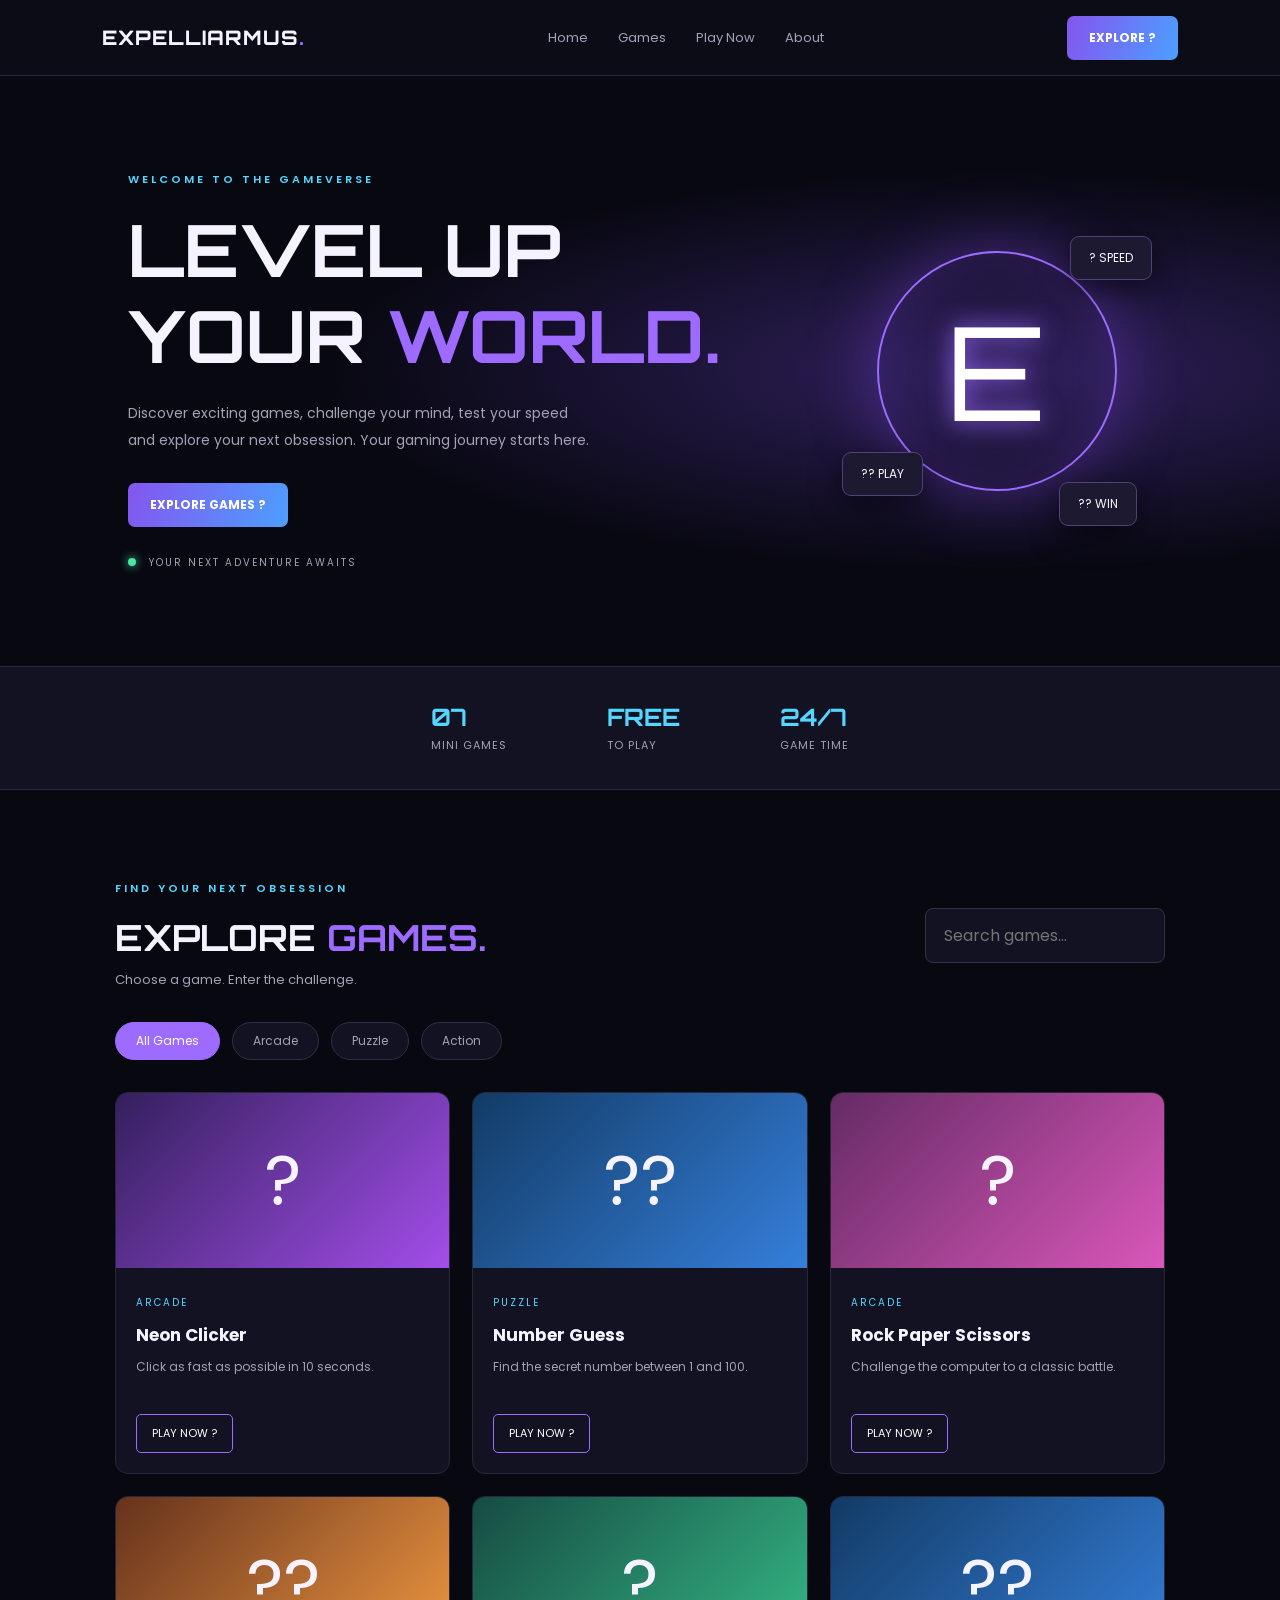
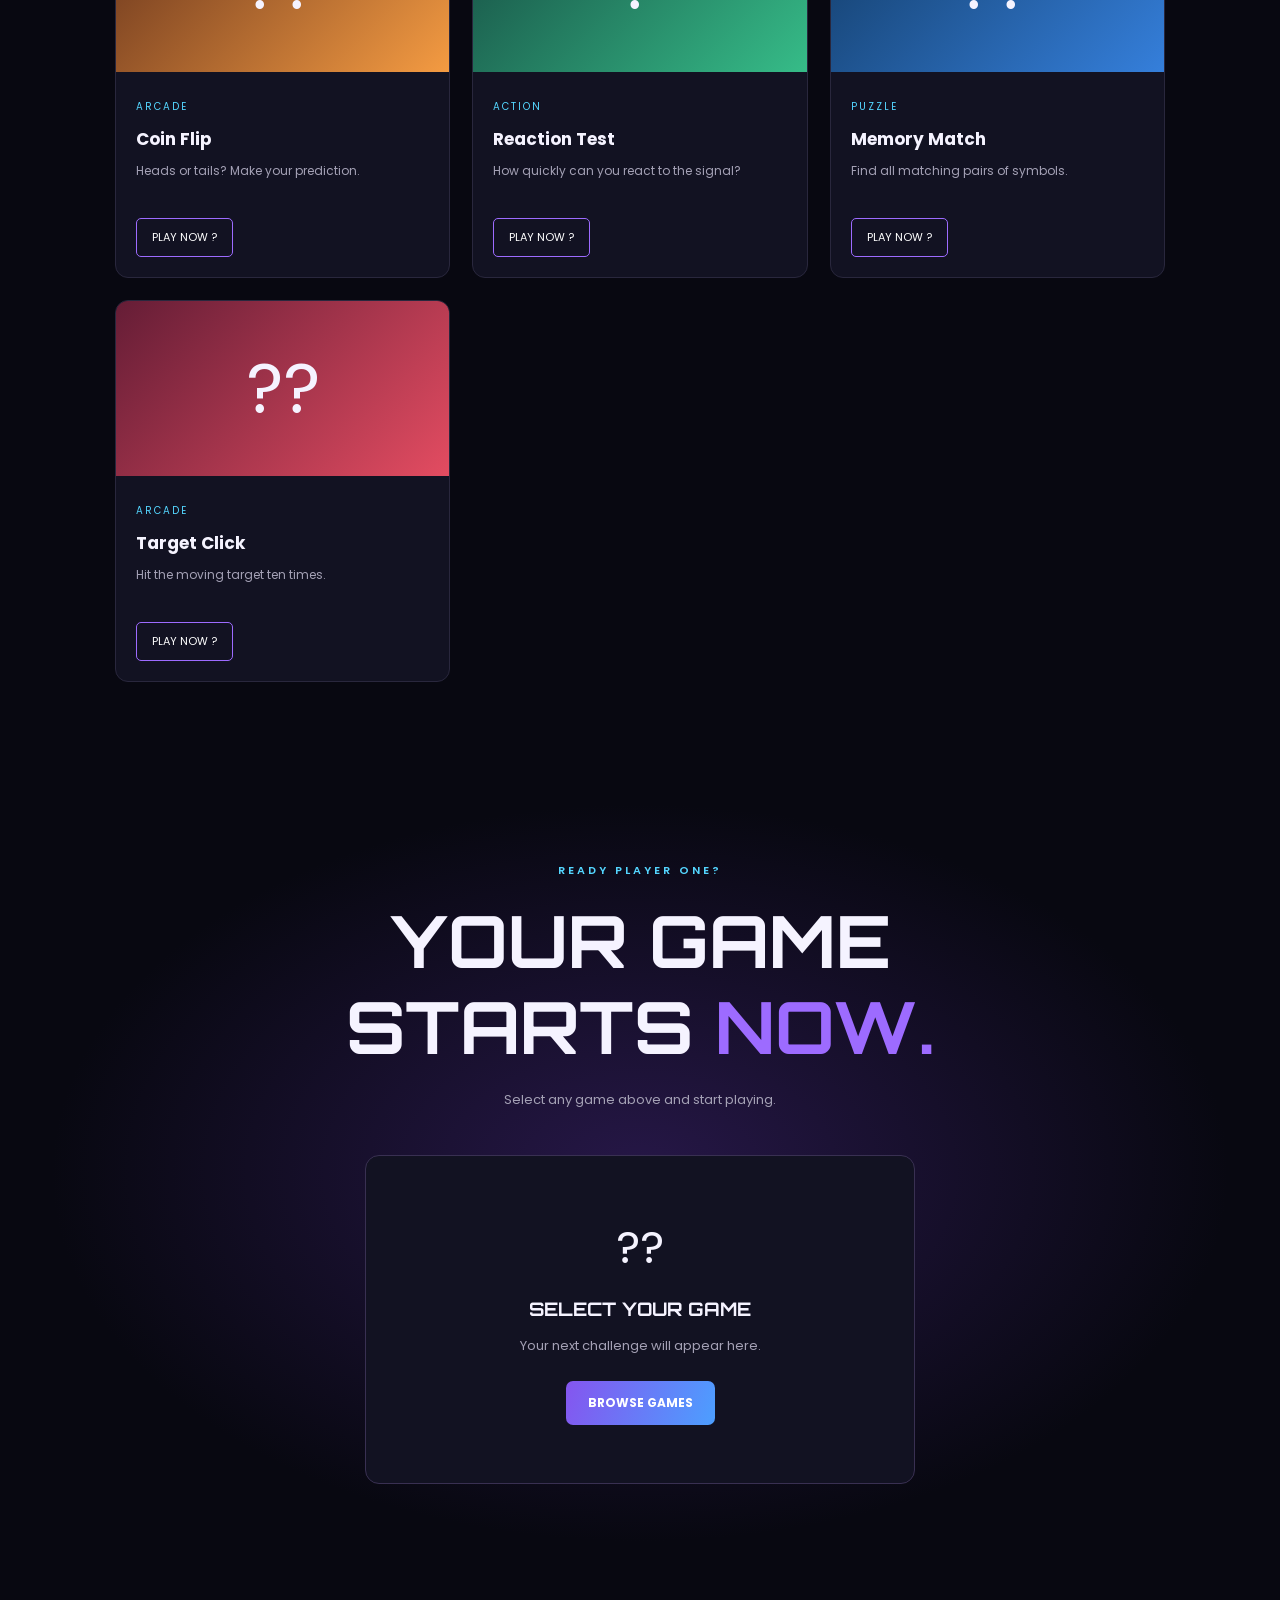
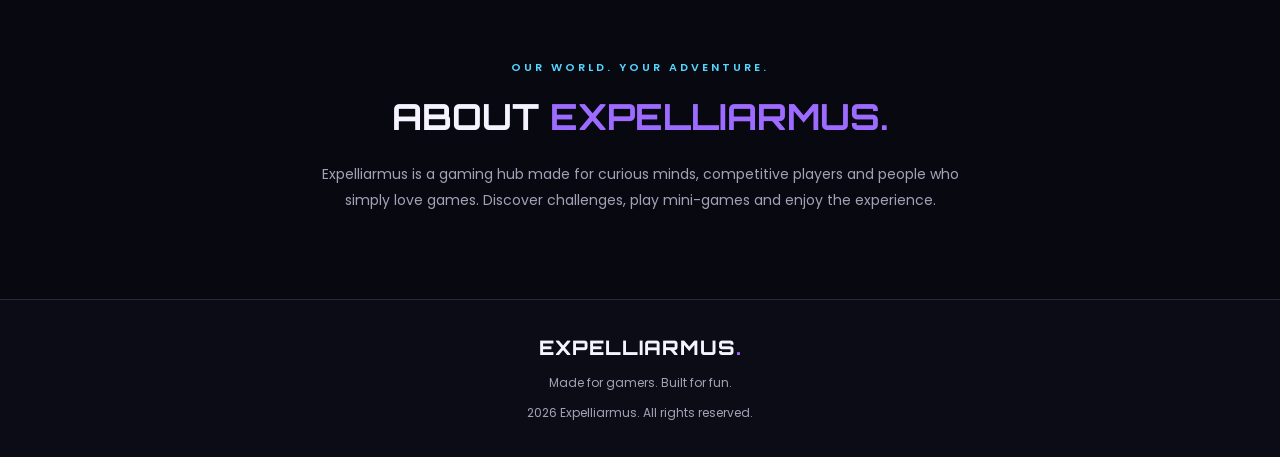
<file: index.html>
<!DOCTYPE html>
<html lang="en">
<head>
  <title>Daiwik Play - Free Online Mini Games</title>

<meta name="description"
content="Daiwik Play offers free online mini games. Play
clicker games, memory games, reaction tests and more!">

<meta name="keywords"
content="Daiwik Play, free online games, mini games,
browser games">

<meta name="author" content="Daiwik">
  <meta charset="UTF-8">
  <meta name="viewport" content="width=device-width, initial-scale=1.0">
  <meta name="theme-color" content="#080811">
  <title>EXPelliARMUS | Ultimate Gaming Hub</title>
  <meta name="description" content="Discover games, challenge yourself and play free mini-games at Expelliarmus.">
  <link rel="stylesheet" href="style.css">
  <link rel="preconnect" href="https://fonts.googleapis.com">
  <link rel="preconnect" href="https://fonts.gstatic.com" crossorigin>
  <link href="https://fonts.googleapis.com/css2?family=Orbitron:wght@500;600;700;800&family=Poppins:wght@300;400;500;600;700&display=swap" rel="stylesheet">
  <meta name="google-site-verification" content="N2Qwl7jJIPMDZs0mSEXmeyQsb8XziRfo_Y_sL-cSIns" />
</head>

<body>

<header class="navbar">
  <a href="#home" class="logo">EXPELLIARMUS<span>.</span></a>

  <nav>
    <a href="#home">Home</a>
    <a href="#games">Games</a>
    <a href="#play">Play Now</a>
    <a href="#about">About</a>
  </nav>

  <a href="#games" class="nav-button">EXPLORE ?</a>
</header>

<main>

<section class="hero" id="home">
  <div class="hero-content">
    <p class="eyebrow">WELCOME TO THE GAMEVERSE</p>
    <h1>LEVEL UP<br>YOUR <span>WORLD.</span></h1>

    <p class="hero-description">
      Discover exciting games, challenge your mind,
      test your speed and explore your next obsession.
      Your gaming journey starts here.
    </p>

    <a href="#games" class="primary-btn">EXPLORE GAMES ?</a>

    <div class="hero-note">
      <span class="live-dot"></span>
      YOUR NEXT ADVENTURE AWAITS
    </div>
  </div>

  <div class="hero-visual">
    <div class="orb">
      <span>E</span>
    </div>
    <div class="floating-card card-one">? SPEED</div>
    <div class="floating-card card-two">?? PLAY</div>
    <div class="floating-card card-three">?? WIN</div>
  </div>
</section>

<section class="stats">
  <div><strong>07</strong><span>MINI GAMES</span></div>
  <div><strong>FREE</strong><span>TO PLAY</span></div>
  <div><strong>24/7</strong><span>GAME TIME</span></div>
</section>

<section class="games-section" id="games">

  <div class="section-heading">
    <div>
      <p class="eyebrow">FIND YOUR NEXT OBSESSION</p>
      <h2>EXPLORE <span>GAMES.</span></h2>
      <p class="section-subtitle">Choose a game. Enter the challenge.</p>
    </div>

    <input
      type="search"
      id="search"
      placeholder="Search games..."
      aria-label="Search games"
    >
  </div>

  <div class="categories">
    <button class="category active" data-filter="all">All Games</button>
    <button class="category" data-filter="arcade">Arcade</button>
    <button class="category" data-filter="puzzle">Puzzle</button>
    <button class="category" data-filter="action">Action</button>
  </div>

  <div class="game-grid" id="gameGrid">

    <article class="game-card" data-category="arcade" data-name="neon clicker">
      <div class="game-art art-purple">?</div>
      <div class="game-info">
        <span class="tag">ARCADE</span>
        <h3>Neon Clicker</h3>
        <p>Click as fast as possible in 10 seconds.</p>
        <button onclick="openGame('clicker')">PLAY NOW ?</button>
      </div>
    </article>

    <article class="game-card" data-category="puzzle" data-name="number guess">
      <div class="game-art art-blue">??</div>
      <div class="game-info">
        <span class="tag">PUZZLE</span>
        <h3>Number Guess</h3>
        <p>Find the secret number between 1 and 100.</p>
        <button onclick="openGame('guess')">PLAY NOW ?</button>
      </div>
    </article>

    <article class="game-card" data-category="arcade" data-name="rock paper scissors">
      <div class="game-art art-pink">?</div>
      <div class="game-info">
        <span class="tag">ARCADE</span>
        <h3>Rock Paper Scissors</h3>
        <p>Challenge the computer to a classic battle.</p>
        <button onclick="openGame('rps')">PLAY NOW ?</button>
      </div>
    </article>

    <article class="game-card" data-category="arcade" data-name="coin flip">
      <div class="game-art art-orange">??</div>
      <div class="game-info">
        <span class="tag">ARCADE</span>
        <h3>Coin Flip</h3>
        <p>Heads or tails? Make your prediction.</p>
        <button onclick="openGame('coin')">PLAY NOW ?</button>
      </div>
    </article>

    <article class="game-card" data-category="action" data-name="reaction test">
      <div class="game-art art-green">?</div>
      <div class="game-info">
        <span class="tag">ACTION</span>
        <h3>Reaction Test</h3>
        <p>How quickly can you react to the signal?</p>
        <button onclick="openGame('reaction')">PLAY NOW ?</button>
      </div>
    </article>

    <article class="game-card" data-category="puzzle" data-name="memory match">
      <div class="game-art art-blue">??</div>
      <div class="game-info">
        <span class="tag">PUZZLE</span>
        <h3>Memory Match</h3>
        <p>Find all matching pairs of symbols.</p>
        <button onclick="openGame('memory')">PLAY NOW ?</button>
      </div>
    </article>

    <article class="game-card" data-category="arcade" data-name="target click">
      <div class="game-art art-red">??</div>
      <div class="game-info">
        <span class="tag">ARCADE</span>
        <h3>Target Click</h3>
        <p>Hit the moving target ten times.</p>
        <button onclick="openGame('target')">PLAY NOW ?</button>
      </div>
    </article>

  </div>

  <p id="noResults">No games found. Try another search.</p>

</section>

<section class="play-section" id="play">
  <p class="eyebrow">READY PLAYER ONE?</p>
  <h2>YOUR GAME<br>STARTS <span>NOW.</span></h2>
  <p>Select any game above and start playing.</p>

  <div class="game-area" id="gameArea">
    <div class="game-placeholder">
      <span>??</span>
      <h3>SELECT YOUR GAME</h3>
      <p>Your next challenge will appear here.</p>
      <a href="#games" class="primary-btn">BROWSE GAMES</a>
    </div>
  </div>
</section>

<section class="about-section" id="about">
  <p class="eyebrow">OUR WORLD. YOUR ADVENTURE.</p>
  <h2>ABOUT <span>EXPELLIARMUS.</span></h2>
  <p>
    Expelliarmus is a gaming hub made for curious minds,
    competitive players and people who simply love games.
    Discover challenges, play mini-games and enjoy the experience.
  </p>
</section>

</main>

<footer>
  <a href="#home" class="logo">EXPELLIARMUS<span>.</span></a>
  <p>Made for gamers. Built for fun.</p>
  <p> 2026 Expelliarmus. All rights reserved.</p>
</footer>

<script src="script.js"></script>
</body>
</html>
</file>
<file: style.css>
:root {
  --bg: #080811;
  --surface: #121222;
  --surface2: #1a1930;
  --purple: #9d6bff;
  --blue: #54d6ff;
  --text: #f5f3ff;
  --muted: #a4a1b5;
  --border: #29273d;
}

* {
  margin: 0;
  padding: 0;
  box-sizing: border-box;
}

html {
  scroll-behavior: smooth;
}

body {
  background: var(--bg);
  color: var(--text);
  font-family: 'Poppins', sans-serif;
}

a {
  text-decoration: none;
  color: inherit;
}

button, input {
  font: inherit;
}

button {
  cursor: pointer;
}

.navbar {
  min-height: 76px;
  padding: 15px 8%;
  display: flex;
  justify-content: space-between;
  align-items: center;
  background: #0c0c17;
  border-bottom: 1px solid var(--border);
  position: sticky;
  top: 0;
  z-index: 10;
}

.logo {
  font-family: 'Orbitron', sans-serif;
  font-size: 20px;
  font-weight: 800;
  letter-spacing: 1px;
}

.logo span {
  color: var(--purple);
}

.navbar nav {
  display: flex;
  gap: 30px;
}

.navbar nav a {
  color: var(--muted);
  font-size: 13px;
  transition: .2s;
}

.navbar nav a:hover {
  color: var(--blue);
}

.nav-button, .primary-btn {
  display: inline-block;
  padding: 13px 22px;
  border: 0;
  border-radius: 7px;
  background: linear-gradient(110deg, #8555ef, #4c9fff);
  color: white;
  font-size: 12px;
  font-weight: 700;
  transition: .25s;
}

.nav-button:hover, .primary-btn:hover {
  transform: translateY(-3px);
  box-shadow: 0 8px 25px #8555ef66;
}

.hero {
  min-height: 590px;
  padding: 90px 10%;
  display: flex;
  align-items: center;
  justify-content: space-between;
  gap: 30px;
  overflow: hidden;
  background:
    radial-gradient(ellipse at 78% 50%, #30205d 0%, transparent 48%),
    var(--bg);
}

.eyebrow {
  color: var(--blue);
  font-size: 11px;
  letter-spacing: 3px;
  font-weight: 600;
  margin-bottom: 18px;
}

.hero h1, .play-section h2 {
  font-family: 'Orbitron', sans-serif;
  font-size: clamp(40px, 6vw, 72px);
  line-height: 1.2;
}

.hero h1 span, .play-section h2 span,
.section-heading h2 span, .about-section h2 span {
  color: var(--purple);
}

.hero-description {
  max-width: 470px;
  color: var(--muted);
  line-height: 1.9;
  margin: 22px 0 30px;
  font-size: 14px;
}

.hero-note {
  margin-top: 28px;
  color: var(--muted);
  font-size: 10px;
  letter-spacing: 2px;
}

.live-dot {
  display: inline-block;
  width: 8px;
  height: 8px;
  background: #4be6a1;
  border-radius: 50%;
  margin-right: 8px;
  box-shadow: 0 0 10px #4be6a1;
}

.hero-visual {
  width: 310px;
  height: 310px;
  position: relative;
  flex-shrink: 0;
  display: grid;
  place-items: center;
}

.orb {
  width: 240px;
  height: 240px;
  border: 2px solid var(--purple);
  border-radius: 50%;
  display: grid;
  place-items: center;
  box-shadow:
    0 0 70px #7545d577,
    inset 0 0 60px #7545d544;
  animation: float 4s ease-in-out infinite;
}

.orb span {
  font-family: 'Orbitron', sans-serif;
  font-size: 130px;
  color: white;
  text-shadow: 0 0 25px var(--purple);
}

@keyframes float {
  50% {
    transform: translateY(-16px) rotate(5deg);
  }
}

.floating-card {
  position: absolute;
  background: #1c1931;
  border: 1px solid #514178;
  padding: 12px 18px;
  border-radius: 9px;
  font-size: 12px;
  box-shadow: 0 8px 30px #0008;
}

.card-one {
  top: 20px;
  right: 0;
}

.card-two {
  bottom: 30px;
  left: 0;
}

.card-three {
  bottom: 0;
  right: 15px;
}

.stats {
  display: flex;
  justify-content: center;
  gap: 100px;
  padding: 35px 15px;
  background: var(--surface);
  border-top: 1px solid var(--border);
  border-bottom: 1px solid var(--border);
}

.stats div {
  display: flex;
  flex-direction: column;
  gap: 5px;
}

.stats strong {
  font-family: 'Orbitron', sans-serif;
  font-size: 24px;
  color: var(--blue);
}

.stats span {
  color: var(--muted);
  font-size: 11px;
  letter-spacing: 1px;
}

.games-section {
  padding: 90px 9%;
}

.section-heading {
  display: flex;
  align-items: center;
  justify-content: space-between;
  gap: 20px;
}

.section-heading h2, .about-section h2 {
  font-family: 'Orbitron', sans-serif;
  font-size: clamp(24px, 4vw, 36px);
}

.section-subtitle {
  color: var(--muted);
  font-size: 13px;
  margin-top: 10px;
}

#search {
  width: 240px;
  background: var(--surface);
  border: 1px solid #33314a;
  padding: 14px 18px;
  border-radius: 8px;
  color: white;
  outline: none;
}

#search:focus {
  border-color: var(--purple);
}

.categories {
  display: flex;
  gap: 12px;
  margin: 32px 0;
  flex-wrap: wrap;
}

.category {
  background: var(--surface);
  color: var(--muted);
  border: 1px solid #302e44;
  border-radius: 30px;
  padding: 9px 20px;
  font-size: 12px;
  transition: .2s;
}

.category.active, .category:hover {
  background: var(--purple);
  color: white;
  border-color: var(--purple);
}

.game-grid {
  display: grid;
  grid-template-columns: repeat(3, 1fr);
  gap: 22px;
}

.game-card {
  background: var(--surface);
  border: 1px solid var(--border);
  border-radius: 13px;
  overflow: hidden;
  transition: .3s;
}

.game-card:hover {
  transform: translateY(-7px);
  border-color: var(--purple);
  box-shadow: 0 12px 35px #0006;
}

.game-art {
  height: 175px;
  display: grid;
  place-items: center;
  font-size: 70px;
}

.art-purple {
  background: linear-gradient(135deg, #34205d, #a34eea);
}

.art-blue {
  background: linear-gradient(135deg, #123b65, #357fdb);
}

.art-pink {
  background: linear-gradient(135deg, #652b65, #d957b9);
}

.art-orange {
  background: linear-gradient(135deg, #65321c, #f49b42);
}

.art-green {
  background: linear-gradient(135deg, #164b42, #36bc88);
}

.art-red {
  background: linear-gradient(135deg, #651d36, #e34c61);
}

.game-info {
  padding: 20px;
}

.tag {
  color: var(--blue);
  font-size: 10px;
  letter-spacing: 2px;
}

.game-info h3 {
  margin: 9px 0;
  font-size: 17px;
}

.game-info p {
  color: var(--muted);
  font-size: 12px;
  min-height: 40px;
  line-height: 1.7;
}

.game-info button {
  margin-top: 17px;
  background: transparent;
  border: 1px solid var(--purple);
  color: white;
  padding: 10px 15px;
  border-radius: 5px;
  font-size: 11px;
  transition: .2s;
}

.game-info button:hover {
  background: var(--purple);
}

#noResults {
  display: none;
  color: var(--muted);
  margin-top: 25px;
}

.play-section {
  text-align: center;
  padding: 90px 6%;
  background: radial-gradient(ellipse at center, #261747, transparent 65%);
  scroll-margin-top: 80px;
}

.play-section > p:not(.eyebrow) {
  color: var(--muted);
  margin: 20px 0;
  font-size: 13px;
}

.game-area {
  max-width: 550px;
  min-height: 250px;
  margin: 45px auto 0;
  background: var(--surface);
  border: 1px solid #393052;
  border-radius: 14px;
  padding: 28px;
}

.game-placeholder {
  padding: 30px 10px;
}

.game-placeholder > span {
  font-size: 45px;
}

.game-placeholder h3 {
  font-family: 'Orbitron', sans-serif;
  margin: 15px 0;
}

.game-placeholder p {
  color: var(--muted);
  font-size: 13px;
  margin-bottom: 25px;
}

.game-content h3 {
  font-family: 'Orbitron', sans-serif;
  font-size: 19px;
}

.game-content p {
  color: var(--muted);
  font-size: 13px;
  margin: 13px 0;
}

.score {
  font-family: 'Orbitron', sans-serif;
  font-size: 55px;
  color: var(--blue);
  margin: 15px;
}

.game-btn, .game-option {
  background: #24213a;
  color: white;
  border: 1px solid var(--purple);
  padding: 12px 20px;
  margin: 7px;
  border-radius: 8px;
  transition: .2s;
}

.game-btn:hover, .game-option:hover {
  background: var(--purple);
}

.game-btn:disabled {
  opacity: .4;
  cursor: not-allowed;
}

.restart-btn {
  background: var(--blue);
  color: #080811;
  border: 0;
  padding: 12px 20px;
  margin: 8px;
  border-radius: 7px;
  font-weight: 700;
}

.game-input {
  width: 100%;
  max-width: 220px;
  padding: 12px;
  background: #0b0b17;
  color: white;
  border: 1px solid var(--purple);
  border-radius: 7px;
  outline: none;
}

.game-board {
  display: grid;
  grid-template-columns: repeat(4, 1fr);
  gap: 10px;
  max-width: 320px;
  margin: 20px auto;
}

.memory-card {
  height: 65px;
  border: 1px solid var(--purple);
  border-radius: 9px;
  background: #24213a;
  color: white;
  font-size: 25px;
  cursor: pointer;
}

.memory-card:disabled {
  opacity: 1;
  border-color: var(--blue);
  cursor: default;
}

#targetArea {
  height: 220px;
  background: #1b1930;
  border-radius: 10px;
  margin: 20px 0;
  position: relative;
  overflow: hidden;
}

#target {
  position: absolute;
  width: 45px;
  height: 45px;
  border: 0;
  border-radius: 50%;
  background: var(--purple);
  box-shadow: 0 0 18px var(--purple);
}

#reactionButton {
  width: 100%;
  min-height: 110px;
  border: 0;
  border-radius: 10px;
  background: #37304e;
  color: white;
  font-size: 20px;
}

.about-section {
  text-align: center;
  padding: 85px 10%;
}

.about-section > p:last-child {
  max-width: 650px;
  margin: 22px auto 0;
  color: var(--muted);
  font-size: 14px;
  line-height: 1.9;
}

footer {
  text-align: center;
  padding: 35px 15px;
  background: #0c0c17;
  border-top: 1px solid var(--border);
}

footer p {
  color: var(--muted);
  font-size: 12px;
  margin-top: 12px;
}

@media (max-width: 850px) {
  .hero {
    padding: 80px 7%;
  }

  .hero-visual {
    transform: scale(.8);
  }

  .game-grid {
    grid-template-columns: repeat(2, 1fr);
  }

  .stats {
    gap: 45px;
  }
}

@media (max-width: 600px) {
  .navbar {
    padding: 15px 5%;
  }

  .navbar nav {
    display: none;
  }

  .logo {
    font-size: 15px;
  }

  .hero {
    min-height: 520px;
    padding: 75px 7%;
  }

  .hero-visual {
    display: none;
  }

  .games-section {
    padding: 65px 6%;
  }

  .section-heading {
    align-items: stretch;
    flex-direction: column;
  }

  #search {
    width: 100%;
  }

  .game-grid {
    grid-template-columns: 1fr;
  }

  .stats {
    gap: 22px;
  }

  .stats strong {
    font-size: 18px;
  }

  .stats span {
    font-size: 9px;
  }

  .game-area {
    padding: 20px 12px;
  }
}
</file>
